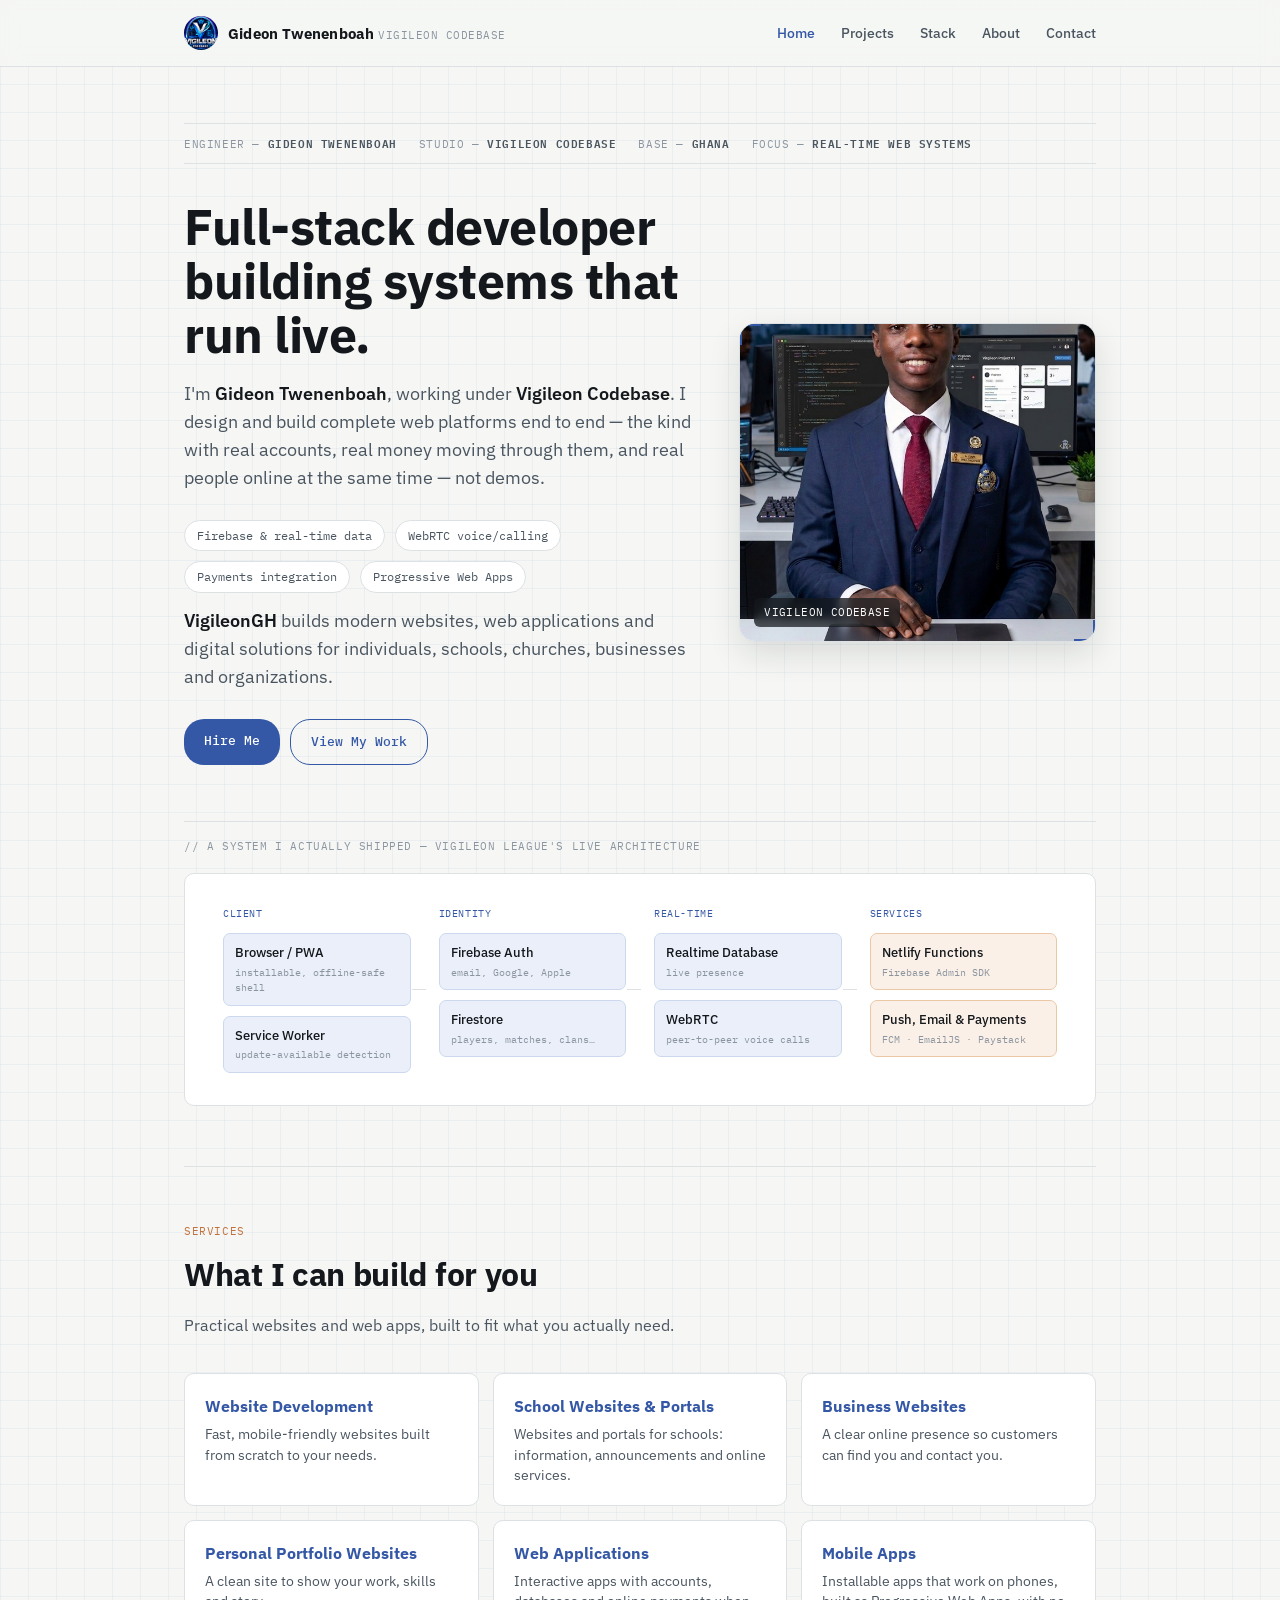
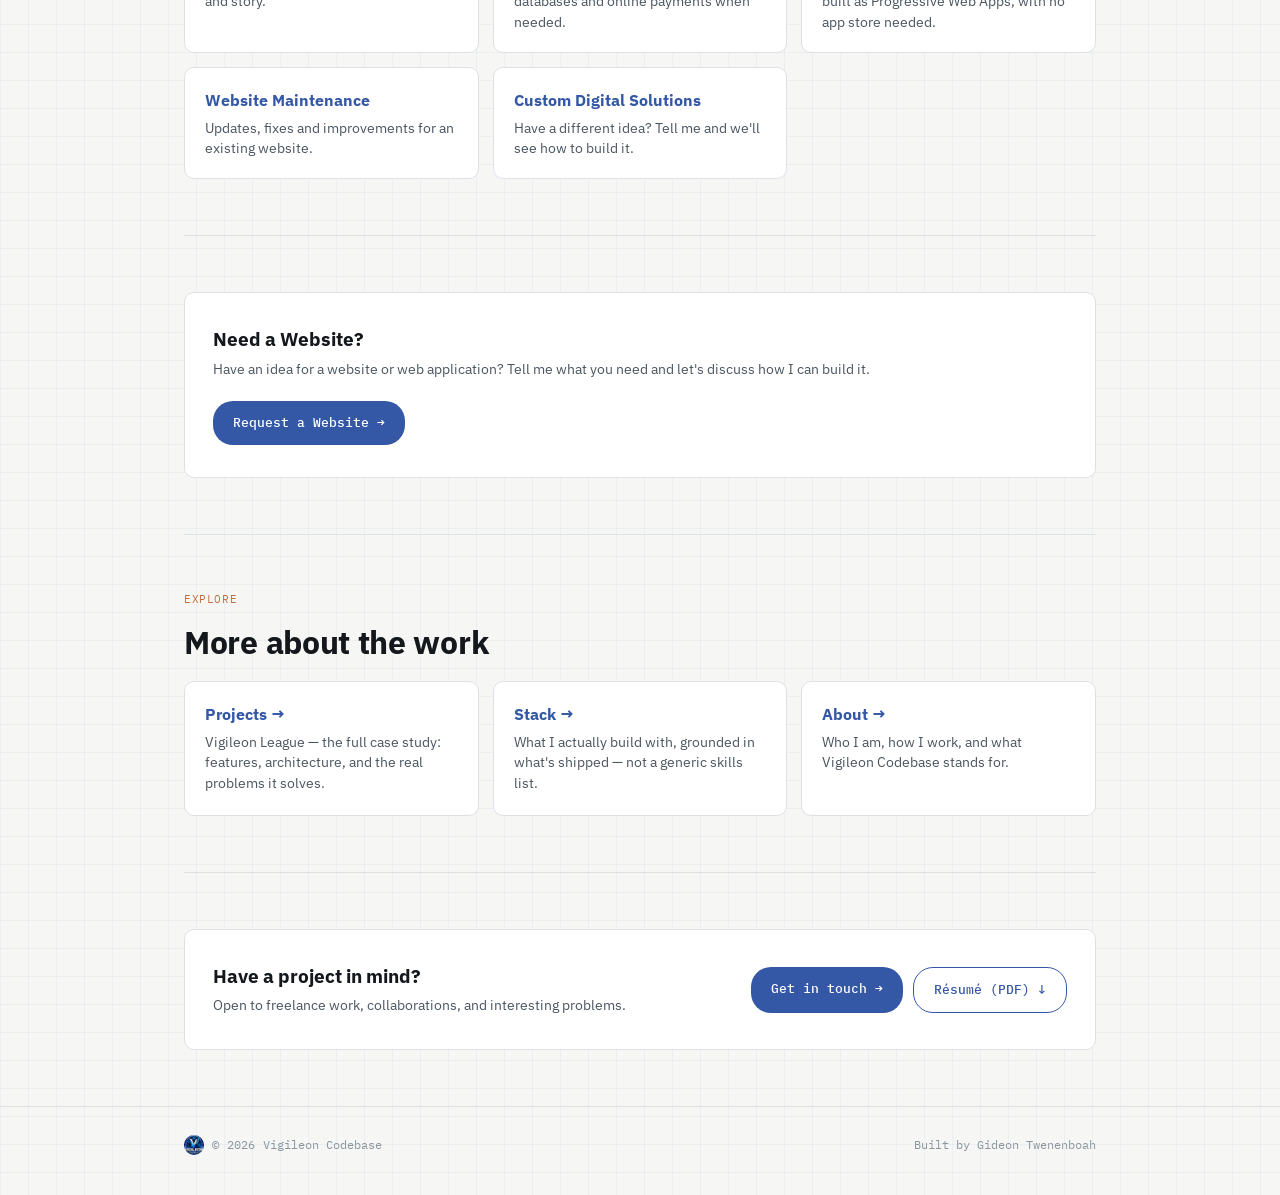
<file: index.html>
<!DOCTYPE html>
<html lang="en">
<head>
<meta charset="UTF-8">
<meta name="viewport" content="width=device-width, initial-scale=1.0">
<title>VigileonGH — Websites &amp; Web Apps by Gideon Twenenboah (Vigileon Codebase)</title>
<meta name="description" content="VigileonGH builds modern websites, web applications and digital solutions for individuals, schools, churches, businesses and organizations. By Gideon Twenenboah (Vigileon Codebase), Ghana.">

<meta property="og:type" content="website">
<meta property="og:title" content="VigileonGH — Websites &amp; Web Apps by Gideon Twenenboah (Vigileon Codebase)">
<meta property="og:description" content="VigileonGH builds modern websites, web applications and digital solutions for individuals, schools, churches, businesses and organizations. By Gideon Twenenboah (Vigileon Codebase), Ghana.">
<meta property="og:url" content="https://vigileongh.com/">
<meta property="og:image" content="https://vigileongh.com/og-image.png">
<meta property="og:image:width" content="1200">
<meta property="og:image:height" content="630">
<meta name="twitter:card" content="summary_large_image">
<meta name="twitter:title" content="VigileonGH — Websites &amp; Web Apps by Gideon Twenenboah (Vigileon Codebase)">
<meta name="twitter:description" content="VigileonGH builds modern websites, web applications and digital solutions for individuals, schools, churches, businesses and organizations. By Gideon Twenenboah (Vigileon Codebase), Ghana.">
<meta name="twitter:image" content="https://vigileongh.com/og-image.png">

<link rel="canonical" href="https://vigileongh.com/">
<link rel="icon" type="image/png" sizes="32x32" href="favicon-32.png">
<link rel="icon" type="image/png" sizes="192x192" href="favicon-192.png">
<link rel="apple-touch-icon" href="apple-touch-icon.png">
<link rel="preconnect" href="https://fonts.googleapis.com">
<link href="https://fonts.googleapis.com/css2?family=IBM+Plex+Sans:wght@400;500;600;700&family=IBM+Plex+Mono:wght@400;500;600&display=swap" rel="stylesheet">
<link rel="stylesheet" href="style.css">
</head>
<body>

<header>
  <div class="header-inner">
    <a class="brand" href="index.html">
      <img src="logo-header.png" alt="Vigileon Codebase" style="width:34px;height:34px;border-radius:50%;flex-shrink:0;">
      <div style="line-height:1.15;">
        <span class="brand-name">Gideon Twenenboah</span>
        <span class="brand-sub">Vigileon Codebase</span>
      </div>
    </a>
    <nav>
      <a class="navlink active" href="index.html">Home</a>
      <a class="navlink" href="projects.html">Projects</a>
      <a class="navlink" href="stack.html">Stack</a>
      <a class="navlink" href="about.html">About</a>
      <a class="navlink" href="contact.html">Contact</a>
    </nav>
  </div>
</header>

<div class="wrap">

  <section class="hero" style="border-top:none;padding-top:56px;">
    <div class="drawing-meta">
      <span>ENGINEER — <b>GIDEON TWENENBOAH</b></span>
      <span>STUDIO — <b>VIGILEON CODEBASE</b></span>
      <span>BASE — <b>GHANA</b></span>
      <span>FOCUS — <b>REAL-TIME WEB SYSTEMS</b></span>
    </div>
    <div class="hero-grid">
      <div>
        <h1>Full-stack developer building systems that run live.</h1>
        <p class="role-line">I'm <b>Gideon Twenenboah</b>, working under <b>Vigileon Codebase</b>. I design and build complete web platforms end to end — the kind with real accounts, real money moving through them, and real people online at the same time — not demos.</p>
        <div class="facts-row">
          <span class="fact-chip">Firebase &amp; real-time data</span>
          <span class="fact-chip">WebRTC voice/calling</span>
          <span class="fact-chip">Payments integration</span>
          <span class="fact-chip">Progressive Web Apps</span>
        </div>
        <p class="role-line" style="margin-top:14px;"><b>VigileonGH</b> builds modern websites, web applications and digital solutions for individuals, schools, churches, businesses and organizations.</p>
        <div class="hero-actions">
          <a class="cta-btn" href="#hire">Hire Me</a>
          <a class="cta-btn cta-outline" href="projects.html">View My Work</a>
        </div>
      </div>
      <div class="hero-photo-wrap">
        <div class="hero-photo-frame">
          <img src="portrait.jpg" alt="Gideon Twenenboah">
          <div class="hero-photo-corner tl"></div>
          <div class="hero-photo-corner br"></div>
          <div class="hero-photo-tag">VIGILEON CODEBASE</div>
        </div>
      </div>
    </div>
  </section>

  <section class="diagram-section reveal">
    <div class="diagram-label">// a system I actually shipped — Vigileon League's live architecture</div>
    <div class="diagram">
      <div class="diagram-flow">
        <div class="diagram-col">
          <div class="diagram-col-title">Client</div>
          <div class="diagram-node">Browser / PWA<small>installable, offline-safe shell</small></div>
          <div class="diagram-node">Service Worker<small>update-available detection</small></div>
        </div>
        <div class="diagram-col">
          <div class="diagram-col-title">Identity</div>
          <div class="diagram-node">Firebase Auth<small>email, Google, Apple</small></div>
          <div class="diagram-node">Firestore<small>players, matches, clans…</small></div>
        </div>
        <div class="diagram-col">
          <div class="diagram-col-title">Real-time</div>
          <div class="diagram-node">Realtime Database<small>live presence</small></div>
          <div class="diagram-node">WebRTC<small>peer-to-peer voice calls</small></div>
        </div>
        <div class="diagram-col">
          <div class="diagram-col-title">Services</div>
          <div class="diagram-node copper">Netlify Functions<small>Firebase Admin SDK</small></div>
          <div class="diagram-node copper">Push, Email &amp; Payments<small>FCM · EmailJS · Paystack</small></div>
        </div>
      </div>
    </div>
  </section>

  <!-- ============ SERVICES — edit titles/descriptions here ============ -->
  <section id="services" class="reveal">
    <div class="eyebrow">Services</div>
    <h2>What I can build for you</h2>
    <p class="section-intro">Practical websites and web apps, built to fit what you actually need.</p>
    <div class="svc-grid">
      <div class="svc-card"><h3>Website Development</h3><p>Fast, mobile-friendly websites built from scratch to your needs.</p></div>
      <div class="svc-card"><h3>School Websites &amp; Portals</h3><p>Websites and portals for schools: information, announcements and online services.</p></div>
      <div class="svc-card"><h3>Business Websites</h3><p>A clear online presence so customers can find you and contact you.</p></div>
      <div class="svc-card"><h3>Personal Portfolio Websites</h3><p>A clean site to show your work, skills and story.</p></div>
      <div class="svc-card"><h3>Web Applications</h3><p>Interactive apps with accounts, databases and online payments when needed.</p></div>
      <div class="svc-card"><h3>Mobile Apps</h3><p>Installable apps that work on phones, built as Progressive Web Apps, with no app store needed.</p></div>
      <div class="svc-card"><h3>Website Maintenance</h3><p>Updates, fixes and improvements for an existing website.</p></div>
      <div class="svc-card"><h3>Custom Digital Solutions</h3><p>Have a different idea? Tell me and we'll see how to build it.</p></div>
    </div>
  </section>

  <section id="hire" class="reveal">
    <div class="cta-band">
      <div>
        <h3>Need a Website?</h3>
        <p>Have an idea for a website or web application? Tell me what you need and let's discuss how I can build it.</p>
      </div>
      <a class="cta-btn" href="contact.html#contactForm">Request a Website →</a>
    </div>
  </section>

  <section class="reveal">
    <div class="eyebrow">Explore</div>
    <h2>More about the work</h2>
    <div class="quicklink-grid">
      <a class="quicklink-card" href="projects.html">
        <div class="quicklink-title">Projects →</div>
        <p>Vigileon League — the full case study: features, architecture, and the real problems it solves.</p>
      </a>
      <a class="quicklink-card" href="stack.html">
        <div class="quicklink-title">Stack →</div>
        <p>What I actually build with, grounded in what's shipped — not a generic skills list.</p>
      </a>
      <a class="quicklink-card" href="about.html">
        <div class="quicklink-title">About →</div>
        <p>Who I am, how I work, and what Vigileon Codebase stands for.</p>
      </a>
    </div>
  </section>

  <section class="reveal">
    <div class="cta-band">
      <div>
        <h3>Have a project in mind?</h3>
        <p>Open to freelance work, collaborations, and interesting problems.</p>
      </div>
      <div style="display:flex;gap:10px;flex-wrap:wrap;">
        <a class="cta-btn" href="contact.html">Get in touch →</a>
        <a class="cta-btn" href="resume.pdf" download style="background:transparent;color:var(--blue);border:1px solid var(--blue);">Résumé (PDF) ↓</a>
      </div>
    </div>
  </section>

</div>

<footer>
  <div class="wrap" style="display:flex;justify-content:space-between;align-items:center;width:100%;flex-wrap:wrap;gap:8px;">
    <span style="display:flex;align-items:center;gap:8px;">
      <img src="logo-header.png" alt="" style="width:20px;height:20px;border-radius:50%;">
      © <span id="year"></span> Vigileon Codebase
    </span>
    <span>Built by Gideon Twenenboah</span>
  </div>
</footer>

<script src="main.js"></script>
</body>
</html>
</file>
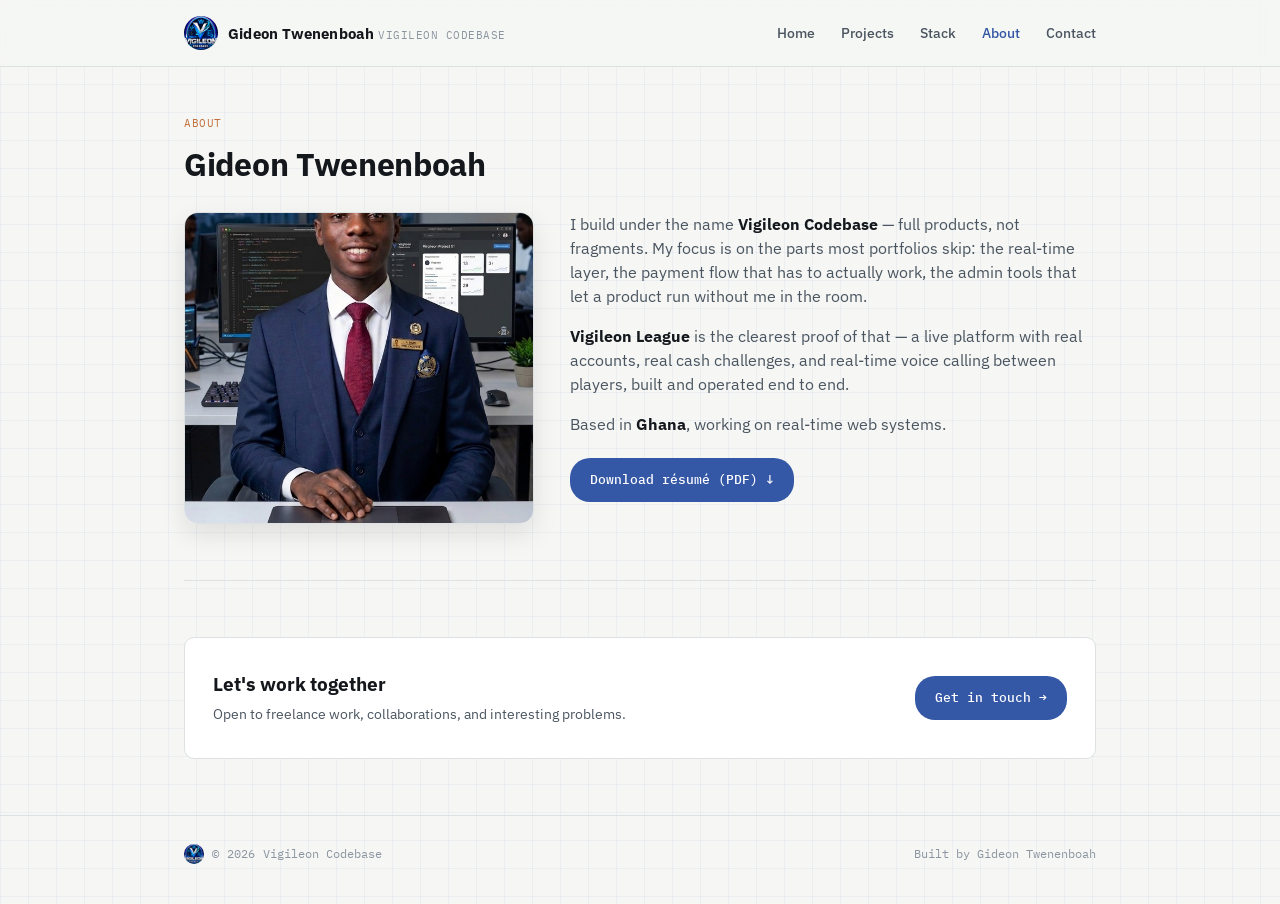
<file: about.html>
<!DOCTYPE html>
<html lang="en">
<head>
<meta charset="UTF-8">
<meta name="viewport" content="width=device-width, initial-scale=1.0">
<title>About — Gideon Twenenboah / Vigileon Codebase</title>
<meta name="description" content="About Gideon Twenenboah, working under Vigileon Codebase — full-stack developer building real-time web platforms.">

<meta property="og:type" content="website">
<meta property="og:title" content="About — Gideon Twenenboah / Vigileon Codebase">
<meta property="og:description" content="About Gideon Twenenboah, working under Vigileon Codebase — full-stack developer building real-time web platforms.">
<meta property="og:url" content="https://vigileongh.com/about.html">
<meta property="og:image" content="https://vigileongh.com/og-image.png">
<meta property="og:image:width" content="1200">
<meta property="og:image:height" content="630">
<meta name="twitter:card" content="summary_large_image">
<meta name="twitter:title" content="About — Gideon Twenenboah / Vigileon Codebase">
<meta name="twitter:description" content="About Gideon Twenenboah, working under Vigileon Codebase — full-stack developer building real-time web platforms.">
<meta name="twitter:image" content="https://vigileongh.com/og-image.png">

<link rel="canonical" href="https://vigileongh.com/about.html">
<link rel="icon" type="image/png" sizes="32x32" href="favicon-32.png">
<link rel="icon" type="image/png" sizes="192x192" href="favicon-192.png">
<link rel="apple-touch-icon" href="apple-touch-icon.png">
<link rel="preconnect" href="https://fonts.googleapis.com">
<link href="https://fonts.googleapis.com/css2?family=IBM+Plex+Sans:wght@400;500;600;700&family=IBM+Plex+Mono:wght@400;500;600&display=swap" rel="stylesheet">
<link rel="stylesheet" href="style.css">
</head>
<body>

<header>
  <div class="header-inner">
    <a class="brand" href="index.html">
      <img src="logo-header.png" alt="Vigileon Codebase" style="width:34px;height:34px;border-radius:50%;flex-shrink:0;">
      <div style="line-height:1.15;">
        <span class="brand-name">Gideon Twenenboah</span>
        <span class="brand-sub">Vigileon Codebase</span>
      </div>
    </a>
    <nav>
      <a class="navlink" href="index.html">Home</a>
      <a class="navlink" href="projects.html">Projects</a>
      <a class="navlink" href="stack.html">Stack</a>
      <a class="navlink active" href="about.html">About</a>
      <a class="navlink" href="contact.html">Contact</a>
    </nav>
  </div>
</header>

<div class="wrap">

  <section class="page-header reveal" style="border-top:none;">
    <div class="eyebrow">About</div>
    <h2>Gideon Twenenboah</h2>
  </section>

  <section class="reveal" style="border-top:none;padding-top:0;">
    <div class="about-grid">
      <div class="about-photo">
        <img src="portrait.jpg" alt="Gideon Twenenboah">
      </div>
      <div class="about-text">
        <p>I build under the name <b>Vigileon Codebase</b> — full products, not fragments. My focus is on the parts most portfolios skip: the real-time layer, the payment flow that has to actually work, the admin tools that let a product run without me in the room.</p>
        <p><b>Vigileon League</b> is the clearest proof of that — a live platform with real accounts, real cash challenges, and real-time voice calling between players, built and operated end to end.</p>
        <p>Based in <b>Ghana</b>, working on real-time web systems.</p>
        <a href="resume.pdf" download class="cta-btn" style="display:inline-block;text-decoration:none;margin-top:6px;">Download résumé (PDF) ↓</a>
      </div>
    </div>
  </section>

  <section class="reveal">
    <div class="cta-band">
      <div>
        <h3>Let's work together</h3>
        <p>Open to freelance work, collaborations, and interesting problems.</p>
      </div>
      <a class="cta-btn" href="contact.html">Get in touch →</a>
    </div>
  </section>

</div>

<footer>
  <div class="wrap" style="display:flex;justify-content:space-between;align-items:center;width:100%;flex-wrap:wrap;gap:8px;">
    <span style="display:flex;align-items:center;gap:8px;">
      <img src="logo-header.png" alt="" style="width:20px;height:20px;border-radius:50%;">
      © <span id="year"></span> Vigileon Codebase
    </span>
    <span>Built by Gideon Twenenboah</span>
  </div>
</footer>

<script src="main.js"></script>
</body>
</html>
</file>
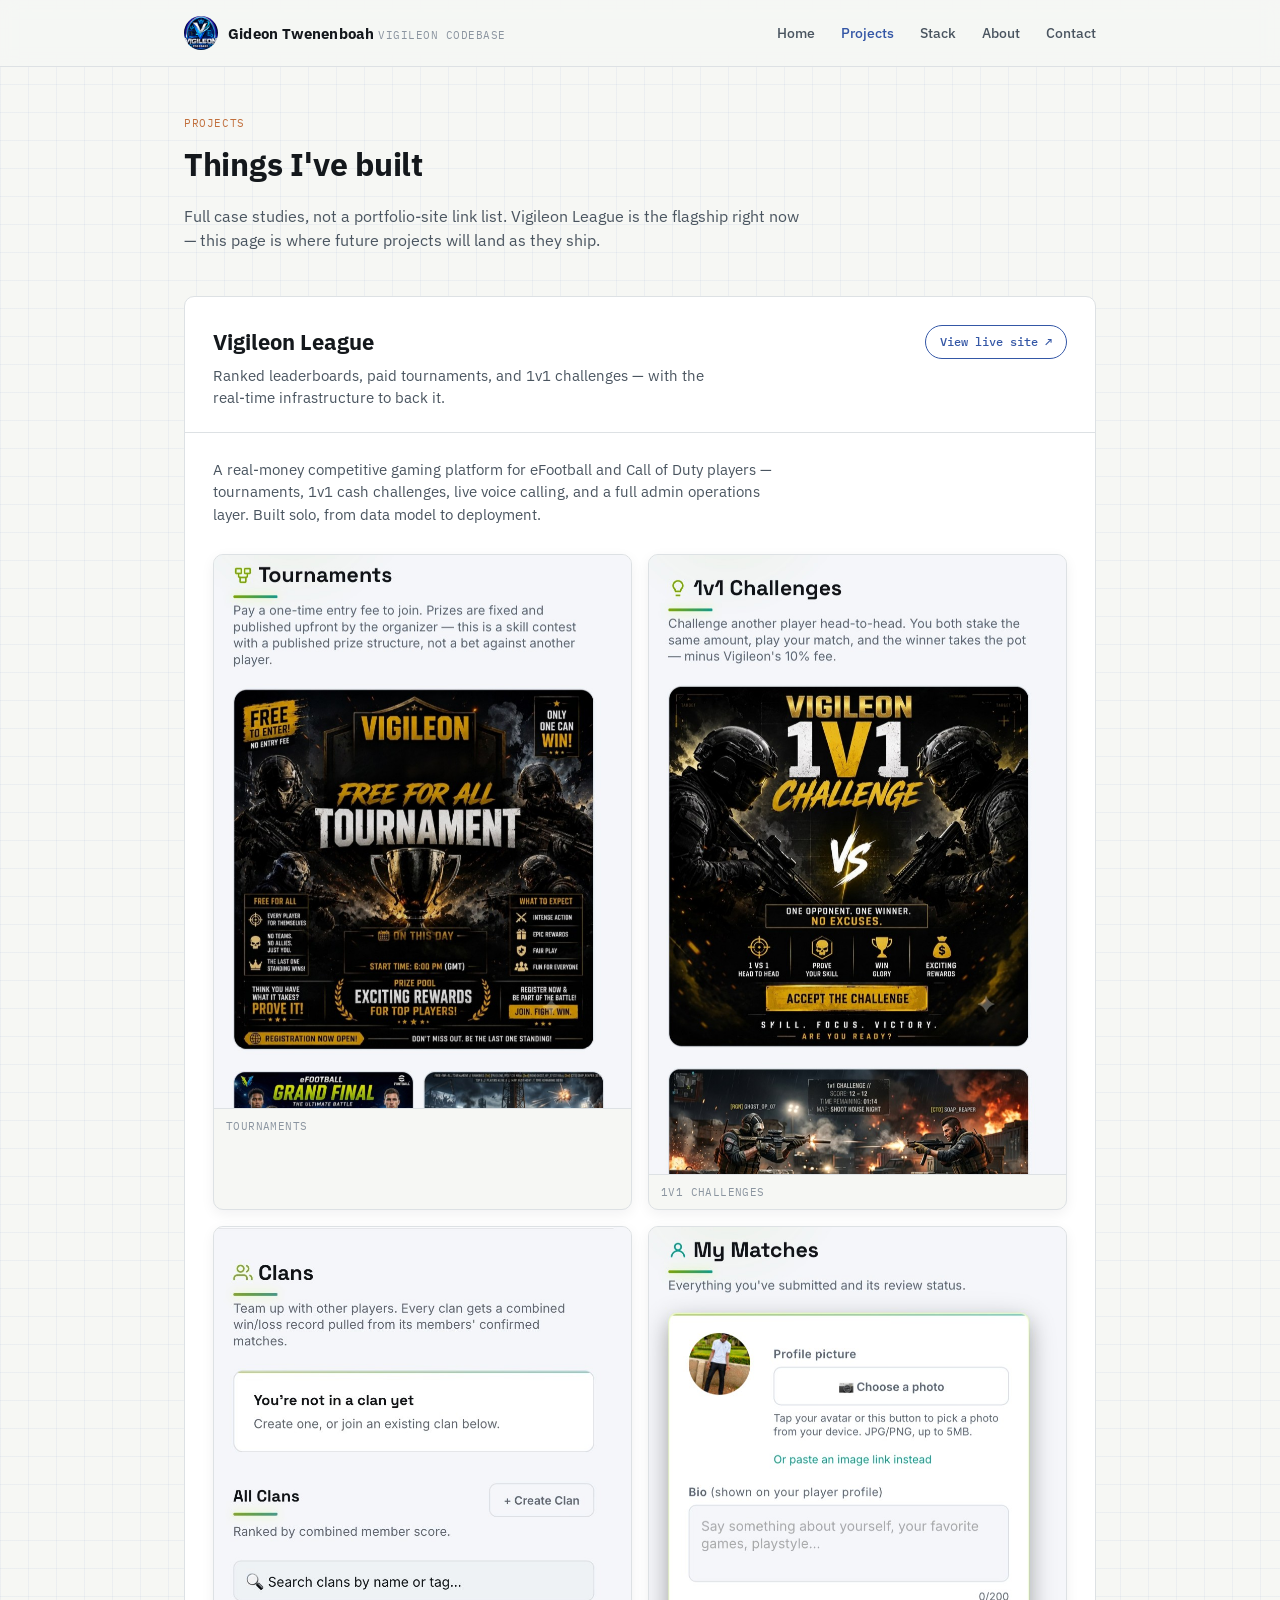
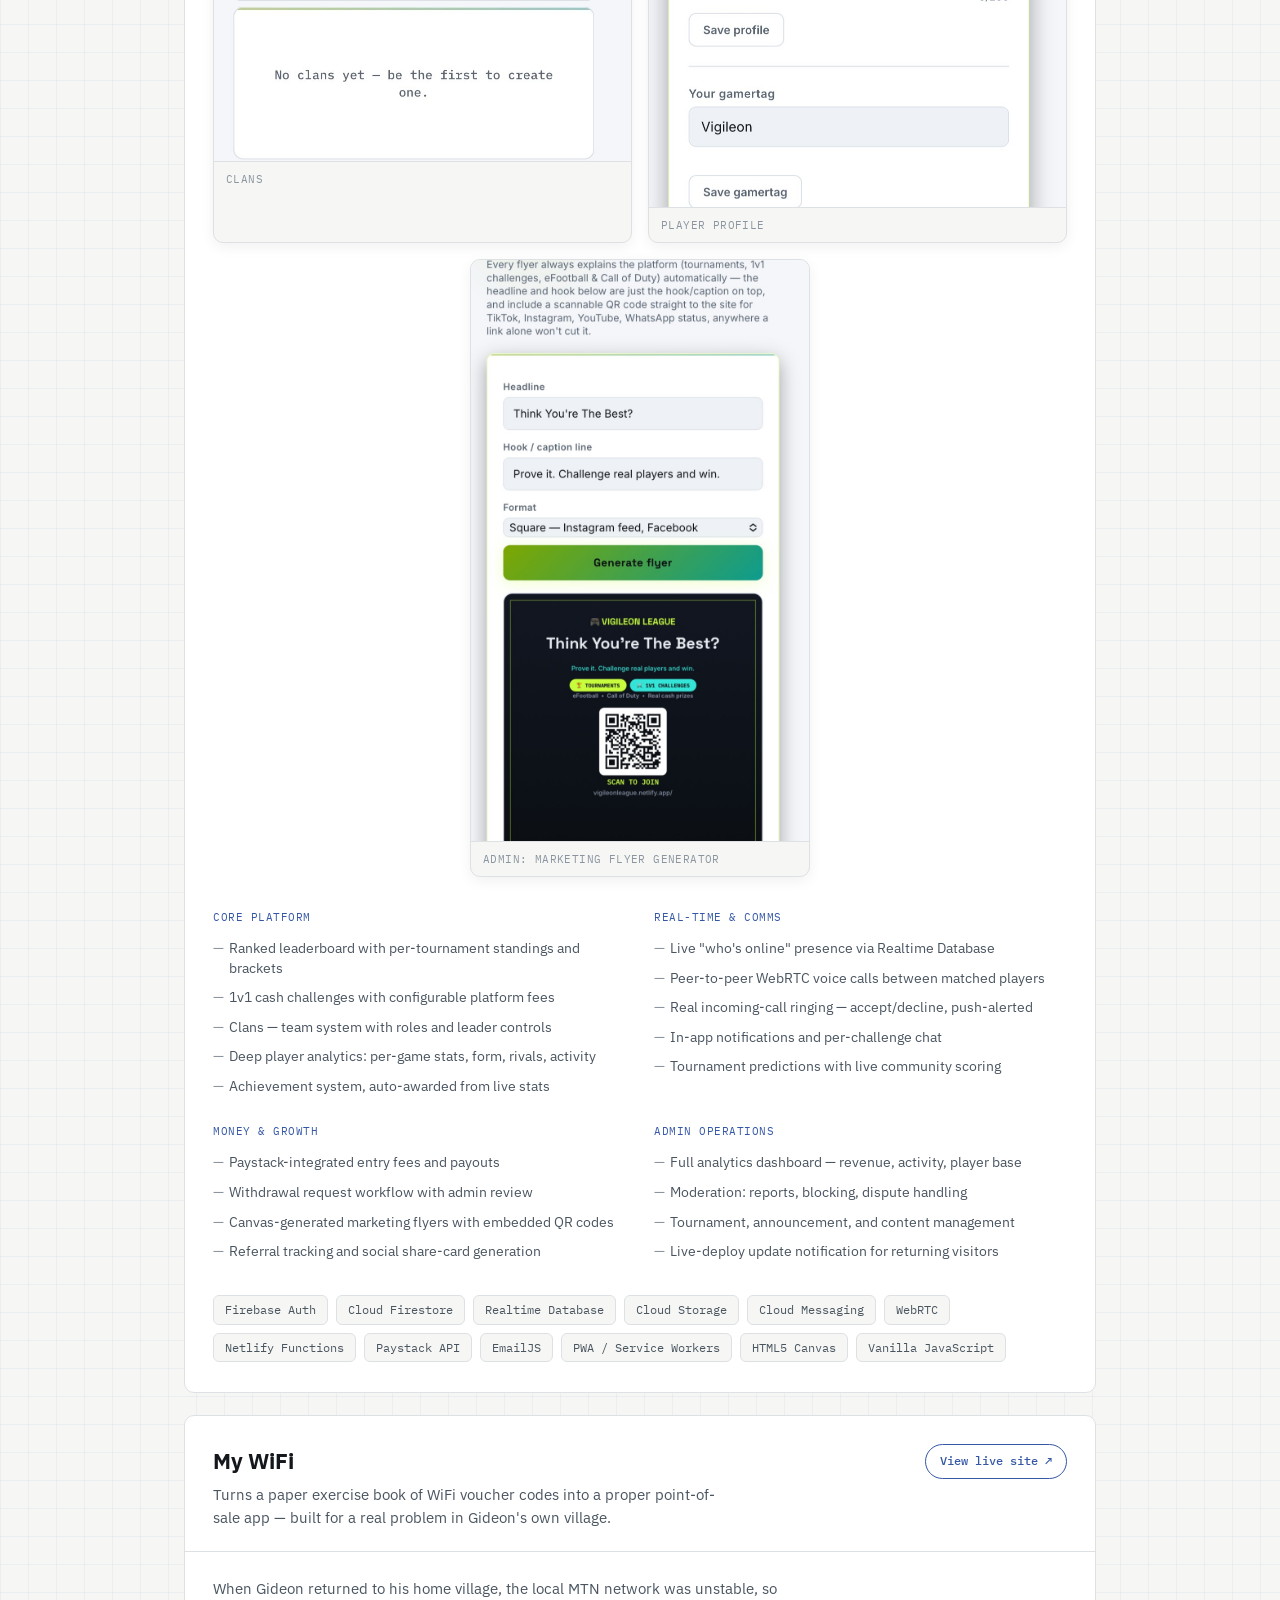
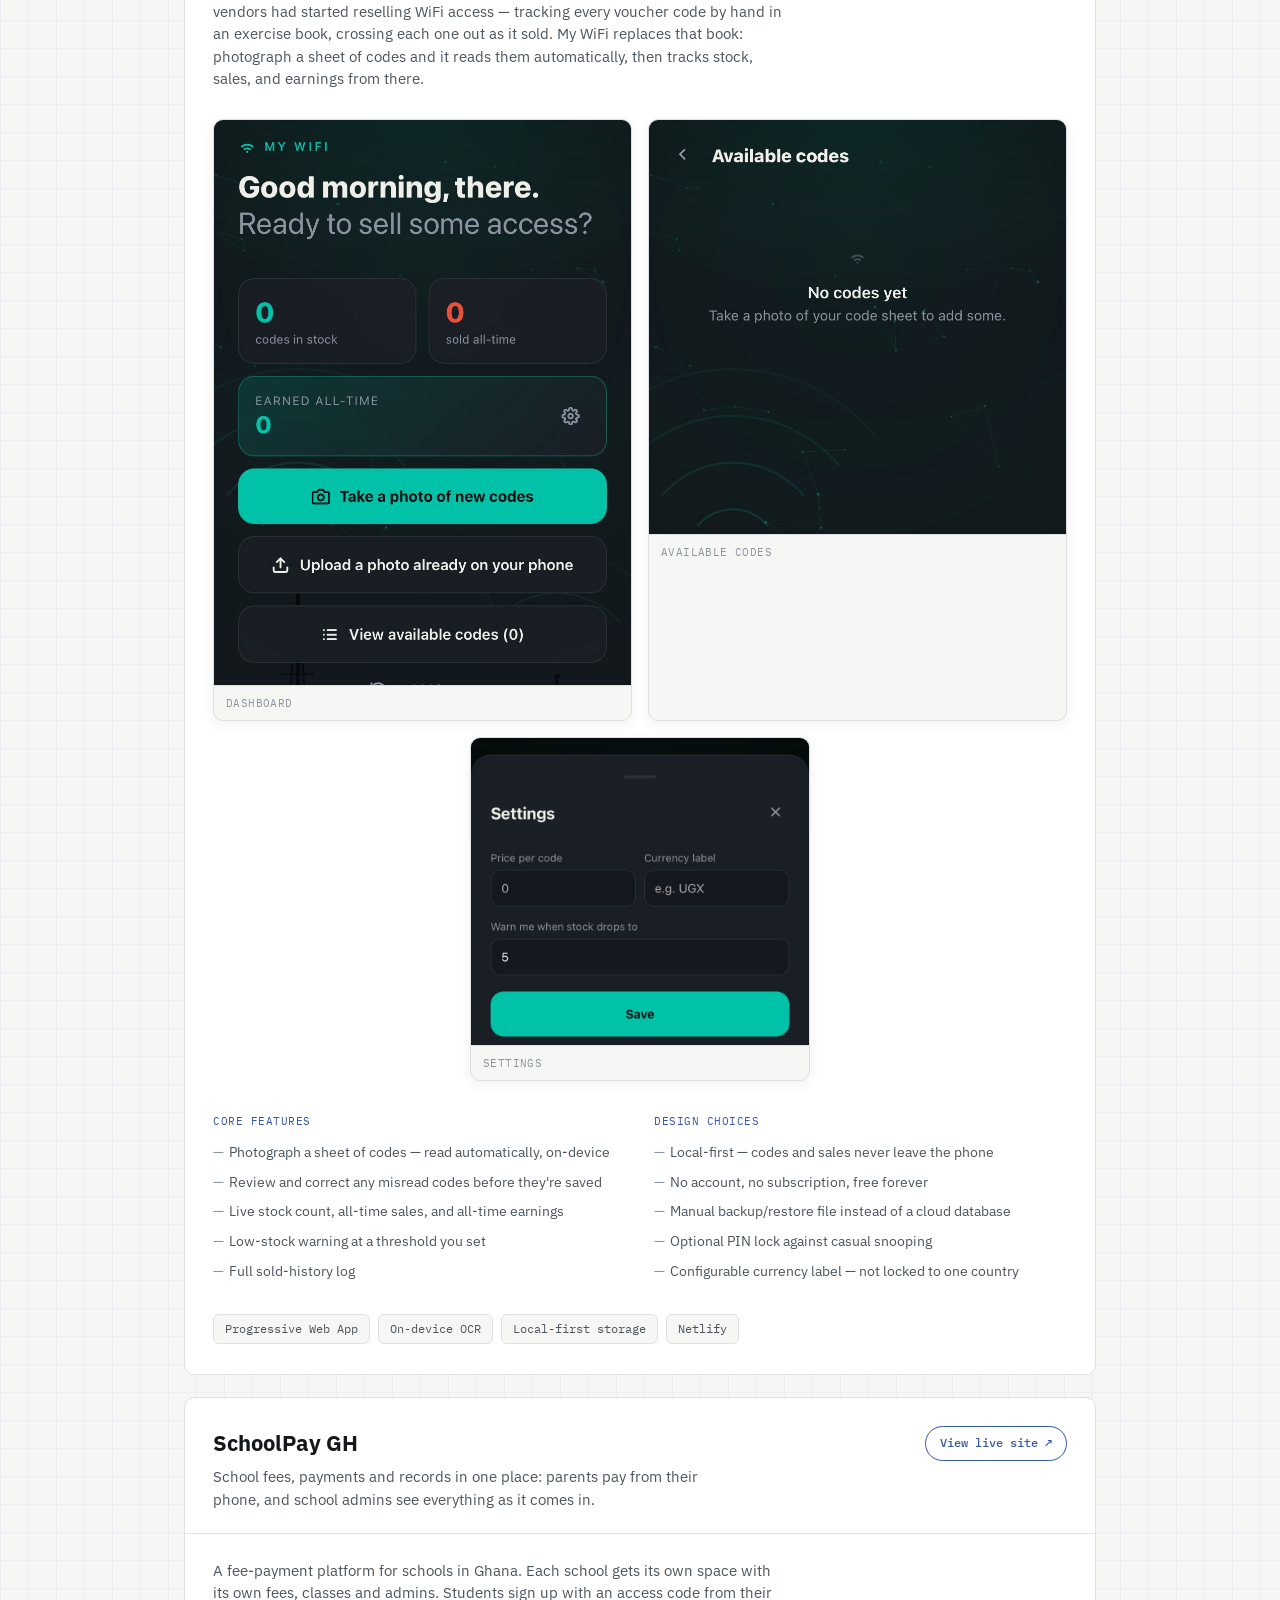
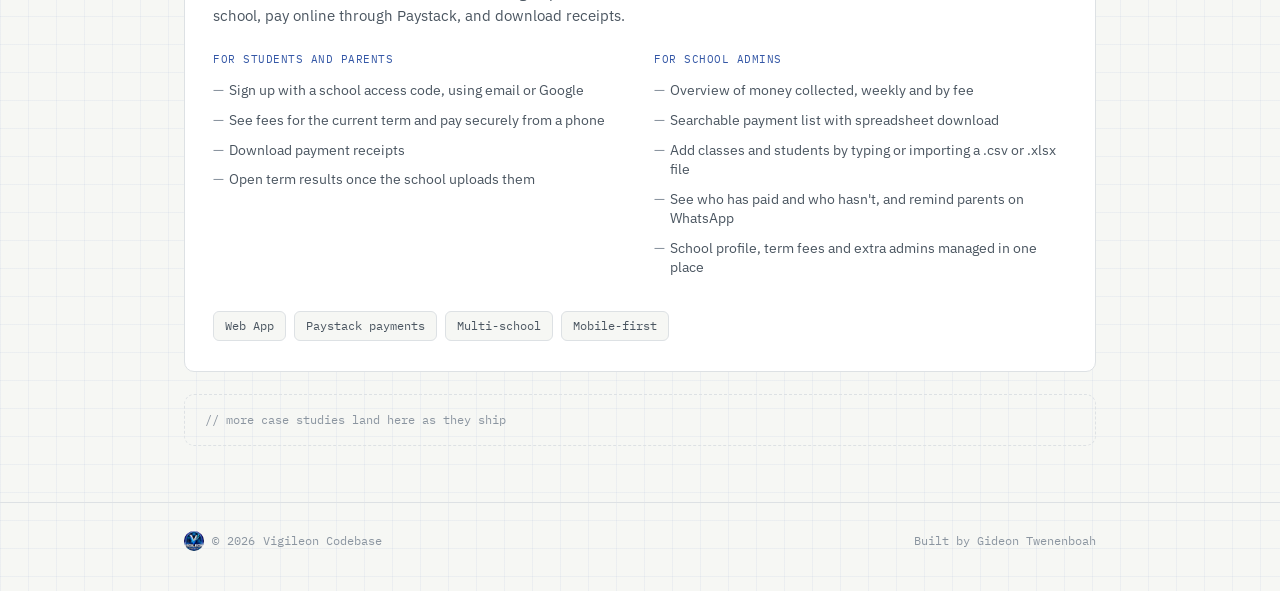
<file: projects.html>
<!DOCTYPE html>
<html lang="en">
<head>
<meta charset="UTF-8">
<meta name="viewport" content="width=device-width, initial-scale=1.0">
<title>Projects — Gideon Twenenboah / Vigileon Codebase</title>
<meta name="description" content="Case studies from Gideon Twenenboah (Vigileon Codebase), including Vigileon League — a real-money competitive gaming platform.">

<meta property="og:type" content="website">
<meta property="og:title" content="Projects — Gideon Twenenboah / Vigileon Codebase">
<meta property="og:description" content="Case studies from Gideon Twenenboah (Vigileon Codebase), including Vigileon League — a real-money competitive gaming platform.">
<meta property="og:url" content="https://vigileongh.com/projects.html">
<meta property="og:image" content="https://vigileongh.com/og-image.png">
<meta property="og:image:width" content="1200">
<meta property="og:image:height" content="630">
<meta name="twitter:card" content="summary_large_image">
<meta name="twitter:title" content="Projects — Gideon Twenenboah / Vigileon Codebase">
<meta name="twitter:description" content="Case studies from Gideon Twenenboah (Vigileon Codebase), including Vigileon League — a real-money competitive gaming platform.">
<meta name="twitter:image" content="https://vigileongh.com/og-image.png">

<link rel="canonical" href="https://vigileongh.com/projects.html">
<link rel="icon" type="image/png" sizes="32x32" href="favicon-32.png">
<link rel="icon" type="image/png" sizes="192x192" href="favicon-192.png">
<link rel="apple-touch-icon" href="apple-touch-icon.png">
<link rel="preconnect" href="https://fonts.googleapis.com">
<link href="https://fonts.googleapis.com/css2?family=IBM+Plex+Sans:wght@400;500;600;700&family=IBM+Plex+Mono:wght@400;500;600&display=swap" rel="stylesheet">
<link rel="stylesheet" href="style.css">
</head>
<body>

<header>
  <div class="header-inner">
    <a class="brand" href="index.html">
      <img src="logo-header.png" alt="Vigileon Codebase" style="width:34px;height:34px;border-radius:50%;flex-shrink:0;">
      <div style="line-height:1.15;">
        <span class="brand-name">Gideon Twenenboah</span>
        <span class="brand-sub">Vigileon Codebase</span>
      </div>
    </a>
    <nav>
      <a class="navlink" href="index.html">Home</a>
      <a class="navlink active" href="projects.html">Projects</a>
      <a class="navlink" href="stack.html">Stack</a>
      <a class="navlink" href="about.html">About</a>
      <a class="navlink" href="contact.html">Contact</a>
    </nav>
  </div>
</header>

<div class="wrap">

  <section class="page-header reveal" style="border-top:none;">
    <div class="eyebrow">Projects</div>
    <h2>Things I've built</h2>
    <p class="section-intro">Full case studies, not a portfolio-site link list. Vigileon League is the flagship right now — this page is where future projects will land as they ship.</p>
  </section>

  <section class="reveal" style="border-top:none;padding-top:0;">

    <div class="case-card">
      <div class="case-head">
        <div class="case-title-row">
          <div>
            <div class="case-title">Vigileon League</div>
            <p class="case-tagline">Ranked leaderboards, paid tournaments, and 1v1 challenges — with the real-time infrastructure to back it.</p>
          </div>
          <a class="case-link" href="https://vigileonleague.netlify.app" target="_blank" rel="noopener">View live site ↗</a>
        </div>
      </div>
      <div class="case-body">
        <p style="color:var(--ink-soft);font-size:14.5px;margin:0 0 24px;max-width:64ch;">A real-money competitive gaming platform for eFootball and Call of Duty players — tournaments, 1v1 cash challenges, live voice calling, and a full admin operations layer. Built solo, from data model to deployment.</p>

        <div class="screenshot-grid">
          <div class="screenshot-item">
            <img src="shot_tournaments.jpg" alt="Vigileon League tournaments page">
            <div class="screenshot-caption">Tournaments</div>
          </div>
          <div class="screenshot-item">
            <img src="shot_challenges.jpg" alt="Vigileon League 1v1 challenges page">
            <div class="screenshot-caption">1v1 Challenges</div>
          </div>
          <div class="screenshot-item">
            <img src="shot_clans.jpg" alt="Vigileon League clans page">
            <div class="screenshot-caption">Clans</div>
          </div>
          <div class="screenshot-item">
            <img src="shot_profile.jpg" alt="Vigileon League player profile and match history">
            <div class="screenshot-caption">Player profile</div>
          </div>
          <div class="screenshot-item" style="grid-column:1 / -1;max-width:340px;margin:0 auto;">
            <img src="shot_flyer.jpg" alt="Vigileon League admin flyer generator with QR code">
            <div class="screenshot-caption">Admin: marketing flyer generator</div>
          </div>
        </div>

        <div class="feature-groups">
          <div class="feature-group">
            <div class="feature-group-title">Core platform</div>
            <ul>
              <li>Ranked leaderboard with per-tournament standings and brackets</li>
              <li>1v1 cash challenges with configurable platform fees</li>
              <li>Clans — team system with roles and leader controls</li>
              <li>Deep player analytics: per-game stats, form, rivals, activity</li>
              <li>Achievement system, auto-awarded from live stats</li>
            </ul>
          </div>
          <div class="feature-group">
            <div class="feature-group-title">Real-time &amp; comms</div>
            <ul>
              <li>Live "who's online" presence via Realtime Database</li>
              <li>Peer-to-peer WebRTC voice calls between matched players</li>
              <li>Real incoming-call ringing — accept/decline, push-alerted</li>
              <li>In-app notifications and per-challenge chat</li>
              <li>Tournament predictions with live community scoring</li>
            </ul>
          </div>
          <div class="feature-group">
            <div class="feature-group-title">Money &amp; growth</div>
            <ul>
              <li>Paystack-integrated entry fees and payouts</li>
              <li>Withdrawal request workflow with admin review</li>
              <li>Canvas-generated marketing flyers with embedded QR codes</li>
              <li>Referral tracking and social share-card generation</li>
            </ul>
          </div>
          <div class="feature-group">
            <div class="feature-group-title">Admin operations</div>
            <ul>
              <li>Full analytics dashboard — revenue, activity, player base</li>
              <li>Moderation: reports, blocking, dispute handling</li>
              <li>Tournament, announcement, and content management</li>
              <li>Live-deploy update notification for returning visitors</li>
            </ul>
          </div>
        </div>
        <div class="stack-chips">
          <span class="stack-chip">Firebase Auth</span>
          <span class="stack-chip">Cloud Firestore</span>
          <span class="stack-chip">Realtime Database</span>
          <span class="stack-chip">Cloud Storage</span>
          <span class="stack-chip">Cloud Messaging</span>
          <span class="stack-chip">WebRTC</span>
          <span class="stack-chip">Netlify Functions</span>
          <span class="stack-chip">Paystack API</span>
          <span class="stack-chip">EmailJS</span>
          <span class="stack-chip">PWA / Service Workers</span>
          <span class="stack-chip">HTML5 Canvas</span>
          <span class="stack-chip">Vanilla JavaScript</span>
        </div>
      </div>
    </div>

    <div class="case-card">
      <div class="case-head">
        <div class="case-title-row">
          <div>
            <div class="case-title">My WiFi</div>
            <p class="case-tagline">Turns a paper exercise book of WiFi voucher codes into a proper point-of-sale app — built for a real problem in Gideon's own village.</p>
          </div>
          <a class="case-link" href="https://campwifi.netlify.app" target="_blank" rel="noopener">View live site ↗</a>
        </div>
      </div>
      <div class="case-body">
        <p style="color:var(--ink-soft);font-size:14.5px;margin:0 0 24px;max-width:64ch;">When Gideon returned to his home village, the local MTN network was unstable, so vendors had started reselling WiFi access — tracking every voucher code by hand in an exercise book, crossing each one out as it sold. My WiFi replaces that book: photograph a sheet of codes and it reads them automatically, then tracks stock, sales, and earnings from there.</p>

        <div class="screenshot-grid">
          <div class="screenshot-item">
            <img src="mywifi-home.jpg" alt="My WiFi home dashboard showing stock, sales, and earnings">
            <div class="screenshot-caption">Dashboard</div>
          </div>
          <div class="screenshot-item">
            <img src="mywifi-codes.jpg" alt="My WiFi available codes empty state">
            <div class="screenshot-caption">Available codes</div>
          </div>
          <div class="screenshot-item" style="grid-column:1 / -1;max-width:340px;margin:0 auto;">
            <img src="mywifi-settings.jpg" alt="My WiFi settings — price per code, currency, low-stock warning">
            <div class="screenshot-caption">Settings</div>
          </div>
        </div>

        <div class="feature-groups">
          <div class="feature-group">
            <div class="feature-group-title">Core features</div>
            <ul>
              <li>Photograph a sheet of codes — read automatically, on-device</li>
              <li>Review and correct any misread codes before they're saved</li>
              <li>Live stock count, all-time sales, and all-time earnings</li>
              <li>Low-stock warning at a threshold you set</li>
              <li>Full sold-history log</li>
            </ul>
          </div>
          <div class="feature-group">
            <div class="feature-group-title">Design choices</div>
            <ul>
              <li>Local-first — codes and sales never leave the phone</li>
              <li>No account, no subscription, free forever</li>
              <li>Manual backup/restore file instead of a cloud database</li>
              <li>Optional PIN lock against casual snooping</li>
              <li>Configurable currency label — not locked to one country</li>
            </ul>
          </div>
        </div>
        <div class="stack-chips">
          <span class="stack-chip">Progressive Web App</span>
          <span class="stack-chip">On-device OCR</span>
          <span class="stack-chip">Local-first storage</span>
          <span class="stack-chip">Netlify</span>
        </div>
      </div>
    </div>

    <div class="case-card">
      <div class="case-head">
        <div class="case-title-row">
          <div>
            <div class="case-title">SchoolPay GH</div>
            <p class="case-tagline">School fees, payments and records in one place: parents pay from their phone, and school admins see everything as it comes in.</p>
          </div>
          <a class="case-link" href="https://pay.vigileongh.com" target="_blank" rel="noopener">View live site ↗</a>
        </div>
      </div>
      <div class="case-body">
        <p style="color:var(--ink-soft);font-size:14.5px;margin:0 0 24px;max-width:64ch;">A fee-payment platform for schools in Ghana. Each school gets its own space with its own fees, classes and admins. Students sign up with an access code from their school, pay online through Paystack, and download receipts.</p>

        <div class="feature-groups">
          <div class="feature-group">
            <div class="feature-group-title">For students and parents</div>
            <ul>
              <li>Sign up with a school access code, using email or Google</li>
              <li>See fees for the current term and pay securely from a phone</li>
              <li>Download payment receipts</li>
              <li>Open term results once the school uploads them</li>
            </ul>
          </div>
          <div class="feature-group">
            <div class="feature-group-title">For school admins</div>
            <ul>
              <li>Overview of money collected, weekly and by fee</li>
              <li>Searchable payment list with spreadsheet download</li>
              <li>Add classes and students by typing or importing a .csv or .xlsx file</li>
              <li>See who has paid and who hasn't, and remind parents on WhatsApp</li>
              <li>School profile, term fees and extra admins managed in one place</li>
            </ul>
          </div>
        </div>
        <div class="stack-chips">
          <span class="stack-chip">Web App</span>
          <span class="stack-chip">Paystack payments</span>
          <span class="stack-chip">Multi-school</span>
          <span class="stack-chip">Mobile-first</span>
        </div>
      </div>
    </div>

    <div class="more-projects-note">// more case studies land here as they ship</div>

  </section>

</div>

<footer>
  <div class="wrap" style="display:flex;justify-content:space-between;align-items:center;width:100%;flex-wrap:wrap;gap:8px;">
    <span style="display:flex;align-items:center;gap:8px;">
      <img src="logo-header.png" alt="" style="width:20px;height:20px;border-radius:50%;">
      © <span id="year"></span> Vigileon Codebase
    </span>
    <span>Built by Gideon Twenenboah</span>
  </div>
</footer>

<script src="main.js"></script>
</body>
</html>
</file>
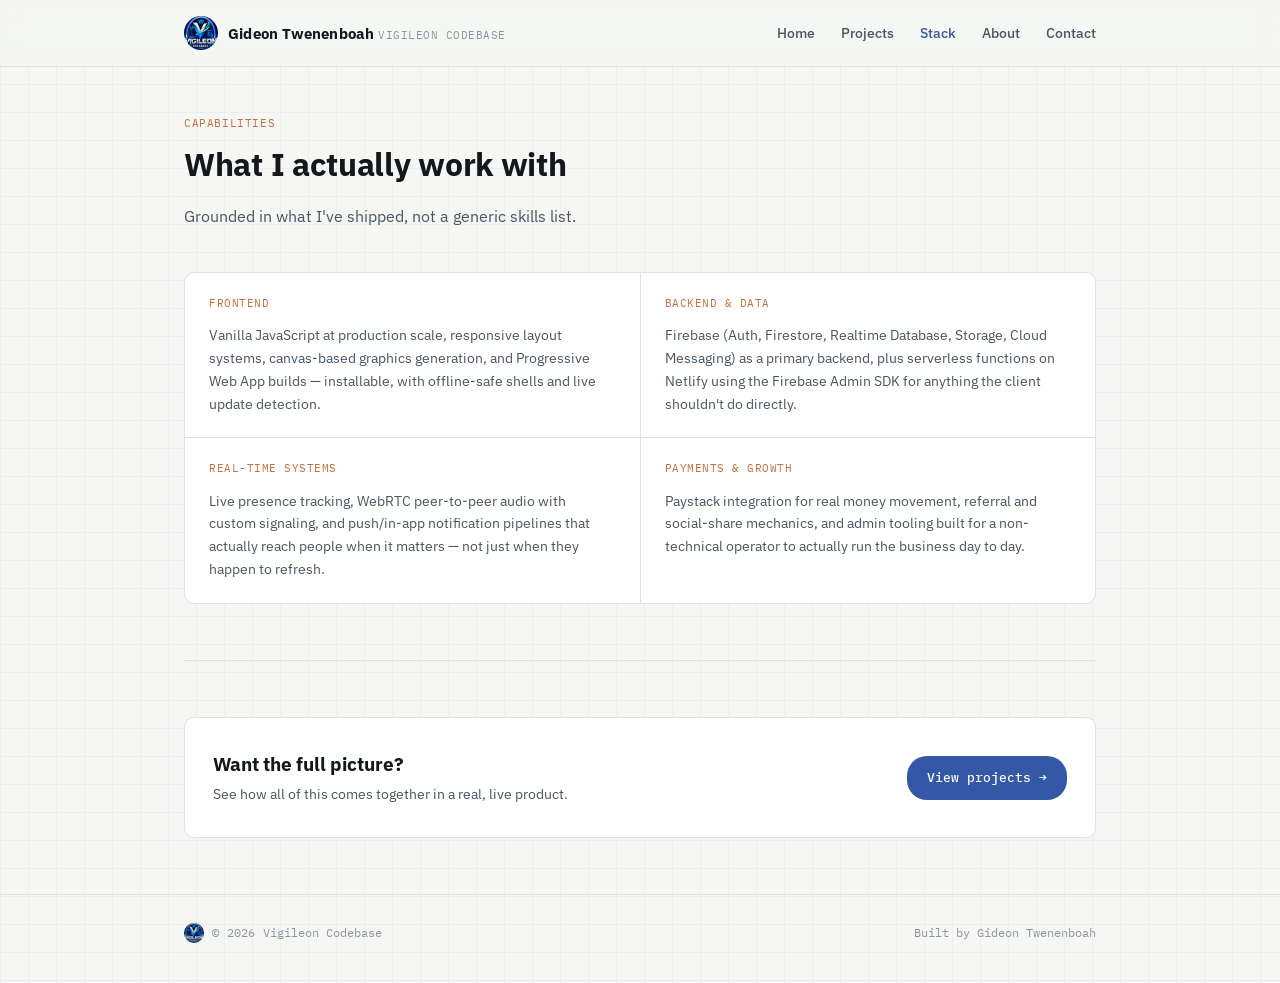
<file: stack.html>
<!DOCTYPE html>
<html lang="en">
<head>
<meta charset="UTF-8">
<meta name="viewport" content="width=device-width, initial-scale=1.0">
<title>Stack — Gideon Twenenboah / Vigileon Codebase</title>
<meta name="description" content="What Gideon Twenenboah (Vigileon Codebase) actually builds with — frontend, backend, real-time systems, and payments.">

<meta property="og:type" content="website">
<meta property="og:title" content="Stack — Gideon Twenenboah / Vigileon Codebase">
<meta property="og:description" content="What Gideon Twenenboah (Vigileon Codebase) actually builds with — frontend, backend, real-time systems, and payments.">
<meta property="og:url" content="https://vigileongh.com/stack.html">
<meta property="og:image" content="https://vigileongh.com/og-image.png">
<meta property="og:image:width" content="1200">
<meta property="og:image:height" content="630">
<meta name="twitter:card" content="summary_large_image">
<meta name="twitter:title" content="Stack — Gideon Twenenboah / Vigileon Codebase">
<meta name="twitter:description" content="What Gideon Twenenboah (Vigileon Codebase) actually builds with — frontend, backend, real-time systems, and payments.">
<meta name="twitter:image" content="https://vigileongh.com/og-image.png">

<link rel="canonical" href="https://vigileongh.com/stack.html">
<link rel="icon" type="image/png" sizes="32x32" href="favicon-32.png">
<link rel="icon" type="image/png" sizes="192x192" href="favicon-192.png">
<link rel="apple-touch-icon" href="apple-touch-icon.png">
<link rel="preconnect" href="https://fonts.googleapis.com">
<link href="https://fonts.googleapis.com/css2?family=IBM+Plex+Sans:wght@400;500;600;700&family=IBM+Plex+Mono:wght@400;500;600&display=swap" rel="stylesheet">
<link rel="stylesheet" href="style.css">
</head>
<body>

<header>
  <div class="header-inner">
    <a class="brand" href="index.html">
      <img src="logo-header.png" alt="Vigileon Codebase" style="width:34px;height:34px;border-radius:50%;flex-shrink:0;">
      <div style="line-height:1.15;">
        <span class="brand-name">Gideon Twenenboah</span>
        <span class="brand-sub">Vigileon Codebase</span>
      </div>
    </a>
    <nav>
      <a class="navlink" href="index.html">Home</a>
      <a class="navlink" href="projects.html">Projects</a>
      <a class="navlink active" href="stack.html">Stack</a>
      <a class="navlink" href="about.html">About</a>
      <a class="navlink" href="contact.html">Contact</a>
    </nav>
  </div>
</header>

<div class="wrap">

  <section class="page-header reveal" style="border-top:none;">
    <div class="eyebrow">Capabilities</div>
    <h2>What I actually work with</h2>
    <p class="section-intro">Grounded in what I've shipped, not a generic skills list.</p>
  </section>

  <section class="reveal" style="border-top:none;padding-top:0;">
    <div class="stack-grid">
      <div class="stack-block">
        <div class="stack-block-title">Frontend</div>
        <p>Vanilla JavaScript at production scale, responsive layout systems, canvas-based graphics generation, and Progressive Web App builds — installable, with offline-safe shells and live update detection.</p>
      </div>
      <div class="stack-block">
        <div class="stack-block-title">Backend &amp; data</div>
        <p>Firebase (Auth, Firestore, Realtime Database, Storage, Cloud Messaging) as a primary backend, plus serverless functions on Netlify using the Firebase Admin SDK for anything the client shouldn't do directly.</p>
      </div>
      <div class="stack-block">
        <div class="stack-block-title">Real-time systems</div>
        <p>Live presence tracking, WebRTC peer-to-peer audio with custom signaling, and push/in-app notification pipelines that actually reach people when it matters — not just when they happen to refresh.</p>
      </div>
      <div class="stack-block">
        <div class="stack-block-title">Payments &amp; growth</div>
        <p>Paystack integration for real money movement, referral and social-share mechanics, and admin tooling built for a non-technical operator to actually run the business day to day.</p>
      </div>
    </div>
  </section>

  <section class="reveal">
    <div class="cta-band">
      <div>
        <h3>Want the full picture?</h3>
        <p>See how all of this comes together in a real, live product.</p>
      </div>
      <a class="cta-btn" href="projects.html">View projects →</a>
    </div>
  </section>

</div>

<footer>
  <div class="wrap" style="display:flex;justify-content:space-between;align-items:center;width:100%;flex-wrap:wrap;gap:8px;">
    <span style="display:flex;align-items:center;gap:8px;">
      <img src="logo-header.png" alt="" style="width:20px;height:20px;border-radius:50%;">
      © <span id="year"></span> Vigileon Codebase
    </span>
    <span>Built by Gideon Twenenboah</span>
  </div>
</footer>

<script src="main.js"></script>
</body>
</html>
</file>
<file: style.css>
:root{
  --bg:#F6F7F4;
  --panel:#FFFFFF;
  --ink:#14181C;
  --ink-soft:#4A5560;
  --ink-faint:#8B95A0;
  --line:#DDE1E4;
  --blue:#3457A6;
  --blue-tint:#EAEFF9;
  --copper:#C2703D;
  --radius:10px;
}
*{box-sizing:border-box;}
html{scroll-behavior:smooth;}
@media(prefers-reduced-motion:reduce){ html{scroll-behavior:auto;} *{animation-duration:0.001ms !important; animation-iteration-count:1 !important; transition-duration:0.001ms !important;} }

body{
  margin:0; color:var(--ink);
  font-family:'IBM Plex Sans',sans-serif; font-size:16px; line-height:1.55;
  -webkit-font-smoothing:antialiased;
  /* Subtle blueprint/graph-paper texture — ties into the "systems" concept and keeps
     the light theme from reading as flat, empty white. */
  background-color:var(--bg);
  background-image:
    linear-gradient(rgba(52,87,166,0.05) 1px, transparent 1px),
    linear-gradient(90deg, rgba(52,87,166,0.05) 1px, transparent 1px);
  background-size:28px 28px;
}
.mono{font-family:'IBM Plex Mono',monospace;}
a{color:inherit;}
a:focus-visible, button:focus-visible, .navlink:focus-visible{
  outline:2px solid var(--blue); outline-offset:3px; border-radius:4px;
}
::selection{ background:var(--blue); color:#fff; }

.wrap{max-width:960px;margin:0 auto;padding:0 24px;}

/* ---------------- HEADER ---------------- */
header{
  position:sticky; top:0; z-index:50; background:rgba(246,247,244,0.9);
  backdrop-filter:blur(8px); border-bottom:1px solid var(--line);
}
.header-inner{
  max-width:960px;margin:0 auto;padding:16px 24px;
  display:flex;justify-content:space-between;align-items:center;
}
.brand{display:flex;flex-direction:row;align-items:center;gap:10px;text-decoration:none;color:var(--ink);}
.brand-name{font-weight:700;font-size:14.5px;letter-spacing:0.2px;}
.brand-sub{font-family:'IBM Plex Mono',monospace;font-size:10.5px;color:var(--ink-faint);letter-spacing:0.5px;text-transform:uppercase;margin-top:2px;}
nav{display:flex;gap:26px;}
.navlink{font-size:13.5px;text-decoration:none;color:var(--ink-soft);font-weight:500;}
.navlink:hover{color:var(--blue);}
.navlink.active{color:var(--blue);}
@media(max-width:560px){ nav{gap:16px;} .navlink{font-size:12.5px;} }

/* ---------------- PAGE HEADER (non-home pages) ---------------- */
.page-header{padding:48px 0 8px;}
.page-header .eyebrow{margin-bottom:8px;}

/* ---------------- HERO ---------------- */
.hero{padding:64px 0 56px;}
.hero-grid{display:grid;grid-template-columns:1.3fr 0.9fr;gap:40px;align-items:center;}
@media(max-width:760px){ .hero-grid{grid-template-columns:1fr;} }
.hero-photo-wrap{position:relative;}
.hero-photo-frame{
  position:relative;border-radius:16px;overflow:hidden;border:1px solid var(--line);
  box-shadow:0 12px 32px rgba(20,24,28,0.12); background:var(--panel);
}
.hero-photo-frame img{display:block;width:100%;height:auto;}
.hero-photo-corner{
  position:absolute;width:22px;height:22px;border-color:var(--blue);border-style:solid;
}
.hero-photo-corner.tl{top:-1px;left:-1px;border-width:3px 0 0 3px;border-top-left-radius:6px;}
.hero-photo-corner.br{bottom:-1px;right:-1px;border-width:0 3px 3px 0;border-bottom-right-radius:6px;}
.hero-photo-tag{
  position:absolute;bottom:14px;left:14px;background:rgba(20,24,28,0.72);color:#fff;
  font-family:'IBM Plex Mono',monospace;font-size:10.5px;padding:6px 10px;border-radius:6px;
  letter-spacing:0.4px;backdrop-filter:blur(4px);
}
.drawing-meta{
  display:flex;flex-wrap:wrap;gap:10px 22px;font-family:'IBM Plex Mono',monospace;
  font-size:11px;color:var(--ink-faint);letter-spacing:0.6px;text-transform:uppercase;
  border-top:1px solid var(--line); border-bottom:1px solid var(--line);
  padding:10px 0; margin-bottom:36px;
}
.drawing-meta span b{color:var(--ink-soft);font-weight:600;}
h1{
  font-size:clamp(32px, 4.6vw, 50px); line-height:1.08; font-weight:700; margin:0 0 18px;
  letter-spacing:-0.5px;
}
.role-line{font-size:18px; color:var(--ink-soft); max-width:52ch; margin:0 0 28px;}
.role-line b{color:var(--ink);font-weight:600;}
.facts-row{display:flex;flex-wrap:wrap;gap:10px;}
.fact-chip{
  font-family:'IBM Plex Mono',monospace;font-size:11.5px;padding:6px 12px;border-radius:20px;
  background:var(--panel);border:1px solid var(--line);color:var(--ink-soft);
}

/* ---------------- SYSTEM DIAGRAM (signature element) ---------------- */
.diagram-section{padding:16px 0 60px;}
.diagram-label{
  font-family:'IBM Plex Mono',monospace;font-size:11px;color:var(--ink-faint);
  text-transform:uppercase;letter-spacing:0.6px;margin-bottom:18px;
}
.diagram{
  background:var(--panel);border:1px solid var(--line);border-radius:var(--radius);
  padding:32px 24px;overflow-x:auto;
}
.diagram-flow{
  display:grid;grid-template-columns:repeat(4, minmax(140px,1fr));gap:0;align-items:stretch;min-width:640px;
}
.diagram-col{display:flex;flex-direction:column;gap:10px;position:relative;padding:0 14px;}
.diagram-col:not(:last-child)::after{
  content:'';position:absolute;top:50%;right:-1px;width:14px;height:1px;background:var(--line);
}
.diagram-col-title{
  font-family:'IBM Plex Mono',monospace;font-size:10px;color:var(--blue);text-transform:uppercase;
  letter-spacing:0.6px;margin-bottom:2px;
}
.diagram-node{
  background:var(--blue-tint);border:1px solid #CBD8EE;border-radius:7px;padding:9px 11px;
  font-size:12.5px;font-weight:500;color:var(--ink);
}
.diagram-node.copper{background:#FBF0E7;border-color:#EBC7A6;}
.diagram-node small{display:block;font-family:'IBM Plex Mono',monospace;font-size:10px;color:var(--ink-faint);margin-top:2px;font-weight:400;}
@media(max-width:700px){ .diagram-flow{grid-template-columns:repeat(4, minmax(150px,1fr));} }

/* ---------------- SECTIONS ---------------- */
section{padding:56px 0;border-top:1px solid var(--line);}
.eyebrow{
  font-family:'IBM Plex Mono',monospace;font-size:11px;color:var(--copper);
  text-transform:uppercase;letter-spacing:0.6px;margin-bottom:10px;
}
h2{font-size:clamp(24px,3.4vw,32px);font-weight:700;margin:0 0 14px;letter-spacing:-0.3px;}
.section-intro{color:var(--ink-soft);max-width:62ch;margin:0 0 36px;font-size:15.5px;}

/* ---------------- QUICK LINKS (home page) ---------------- */
.quicklink-grid{display:grid;grid-template-columns:repeat(3, 1fr);gap:14px;}
@media(max-width:700px){ .quicklink-grid{grid-template-columns:1fr;} }
.quicklink-card{
  display:block;background:var(--panel);border:1px solid var(--line);border-radius:var(--radius);
  padding:20px 20px 22px;text-decoration:none;color:var(--ink);
  transition:border-color 0.15s ease, transform 0.15s ease;
}
.quicklink-card:hover{border-color:var(--blue);transform:translateY(-2px);}
.quicklink-title{font-weight:700;font-size:15.5px;margin-bottom:6px;color:var(--blue);}
.quicklink-card p{margin:0;font-size:13.5px;color:var(--ink-soft);line-height:1.5;}

.cta-band{
  background:var(--panel);border:1px solid var(--line);border-radius:var(--radius);
  padding:32px 28px;display:flex;justify-content:space-between;align-items:center;gap:20px;flex-wrap:wrap;
}
.cta-band h3{margin:0 0 4px;font-size:19px;}
.cta-band p{margin:0;color:var(--ink-soft);font-size:14px;}
.cta-btn{
  font-family:'IBM Plex Mono',monospace;font-size:13px;text-decoration:none;white-space:nowrap;
  color:#fff;background:var(--blue);border-radius:20px;padding:10px 20px;font-weight:500;
}
.cta-btn:hover{opacity:0.9;}

/* ---------------- FEATURED WORK / PROJECTS ---------------- */
.case-card{background:var(--panel);border:1px solid var(--line);border-radius:var(--radius);overflow:hidden;}
.case-card + .case-card{margin-top:22px;}
.case-head{padding:28px 28px 22px;border-bottom:1px solid var(--line);}
.case-title-row{display:flex;justify-content:space-between;align-items:flex-start;gap:16px;flex-wrap:wrap;}
.case-title{font-size:22px;font-weight:700;margin:0 0 6px;}
.case-tagline{color:var(--ink-soft);font-size:14.5px;margin:0;max-width:56ch;}
.case-link{
  font-family:'IBM Plex Mono',monospace;font-size:12px;white-space:nowrap;text-decoration:none;
  color:var(--blue);border:1px solid var(--blue);border-radius:20px;padding:7px 14px;font-weight:500;
}
.case-link:hover{background:var(--blue);color:#fff;}
.case-body{padding:26px 28px 30px;}
.feature-groups{display:grid;grid-template-columns:1fr 1fr;gap:22px 28px;margin-bottom:28px;}
@media(max-width:640px){ .feature-groups{grid-template-columns:1fr;} }
.feature-group-title{font-family:'IBM Plex Mono',monospace;font-size:11px;color:var(--blue);text-transform:uppercase;letter-spacing:0.5px;margin-bottom:8px;}
.feature-group ul{margin:0;padding:0;list-style:none;}
.feature-group li{
  font-size:13.5px;color:var(--ink-soft);padding:5px 0 5px 16px;position:relative;line-height:1.45;
}
.feature-group li::before{content:'—';position:absolute;left:0;color:var(--ink-faint);}
.stack-chips{display:flex;flex-wrap:wrap;gap:8px;}
.stack-chip{
  font-family:'IBM Plex Mono',monospace;font-size:11.5px;padding:5px 11px;border-radius:6px;
  background:var(--bg);border:1px solid var(--line);color:var(--ink-soft);
}
.more-projects-note{
  font-family:'IBM Plex Mono',monospace;font-size:12px;color:var(--ink-faint);
  border:1px dashed var(--line);border-radius:var(--radius);padding:16px 20px;margin-top:22px;
}

/* ---------------- SCREENSHOT GALLERY ---------------- */
.screenshot-grid{display:grid;grid-template-columns:repeat(2, 1fr);gap:16px;margin:28px 0 32px;}
@media(max-width:560px){ .screenshot-grid{grid-template-columns:1fr;} }
.screenshot-item{border-radius:10px;overflow:hidden;border:1px solid var(--line);background:var(--bg);box-shadow:0 4px 14px rgba(20,24,28,0.06);}
.screenshot-item img{display:block;width:100%;height:auto;}
.screenshot-caption{font-family:'IBM Plex Mono',monospace;font-size:10.5px;color:var(--ink-faint);padding:9px 12px;text-transform:uppercase;letter-spacing:0.4px;border-top:1px solid var(--line);}

/* ---------------- STACK / SKILLS ---------------- */
.stack-grid{display:grid;grid-template-columns:repeat(2, 1fr);gap:1px;background:var(--line);border:1px solid var(--line);border-radius:var(--radius);overflow:hidden;}
@media(max-width:640px){ .stack-grid{grid-template-columns:1fr;} }
.stack-block{background:var(--panel);padding:22px 24px;}
.stack-block-title{font-family:'IBM Plex Mono',monospace;font-size:11px;color:var(--copper);text-transform:uppercase;letter-spacing:0.5px;margin-bottom:12px;}
.stack-block p{margin:0;font-size:13.5px;color:var(--ink-soft);line-height:1.7;}

/* ---------------- ABOUT ---------------- */
.about-text{max-width:64ch;font-size:15.5px;color:var(--ink-soft);}
.about-text p{margin:0 0 16px;}
.about-text b{color:var(--ink);}
.about-grid{display:grid;grid-template-columns:0.8fr 1.2fr;gap:36px;align-items:start;}
@media(max-width:700px){ .about-grid{grid-template-columns:1fr;} }
.about-photo{border-radius:14px;overflow:hidden;border:1px solid var(--line);box-shadow:0 10px 26px rgba(20,24,28,0.1);}
.about-photo img{display:block;width:100%;height:auto;}

/* ---------------- CONTACT FORM ---------------- */
.contact-form{background:var(--panel);border:1px solid var(--line);border-radius:var(--radius);padding:28px;margin-bottom:28px;}
.contact-form label{display:block;font-family:'IBM Plex Mono',monospace;font-size:11px;color:var(--ink-faint);text-transform:uppercase;letter-spacing:0.5px;margin-bottom:6px;}
.contact-form .field{margin-bottom:18px;}
.contact-form input, .contact-form textarea{
  width:100%;font-family:'IBM Plex Sans',sans-serif;font-size:14.5px;color:var(--ink);
  background:var(--bg);border:1px solid var(--line);border-radius:8px;padding:11px 13px;
  box-sizing:border-box;
}
.contact-form input:focus, .contact-form textarea:focus{outline:2px solid var(--blue);outline-offset:1px;border-color:var(--blue);}
.contact-form textarea{resize:vertical;min-height:110px;font-family:inherit;}
.form-submit-btn{
  font-family:'IBM Plex Mono',monospace;font-size:13px;color:#fff;background:var(--blue);
  border:none;border-radius:20px;padding:11px 22px;font-weight:500;cursor:pointer;
}
.form-submit-btn:hover{opacity:0.9;}
.form-submit-btn:disabled{opacity:0.6;cursor:not-allowed;}
.form-status{font-size:13px;margin-top:12px;display:none;}
.form-status.show{display:block;}
.form-status.ok{color:#2E7D46;}
.form-status.error{color:#B3261E;}
.contact-divider{
  display:flex;align-items:center;gap:14px;margin:0 0 28px;
  font-family:'IBM Plex Mono',monospace;font-size:11px;color:var(--ink-faint);text-transform:uppercase;letter-spacing:0.5px;
}
.contact-divider::before, .contact-divider::after{content:'';flex:1;height:1px;background:var(--line);}

/* ---------------- CONTACT CARDS ---------------- */
.contact-grid{display:grid;grid-template-columns:repeat(2, 1fr);gap:12px;}
@media(max-width:560px){ .contact-grid{grid-template-columns:1fr;} }
.contact-card{
  display:flex;align-items:center;gap:14px;background:var(--panel);border:1px solid var(--line);
  border-radius:var(--radius);padding:16px 18px;text-decoration:none;color:var(--ink);
  transition:border-color 0.15s ease, transform 0.15s ease;
}
.contact-card:hover{border-color:var(--blue);transform:translateY(-1px);}
.contact-icon{
  width:38px;height:38px;border-radius:8px;background:var(--blue-tint);display:flex;
  align-items:center;justify-content:center;font-size:16px;flex-shrink:0;
}
.contact-label{font-family:'IBM Plex Mono',monospace;font-size:10px;color:var(--ink-faint);text-transform:uppercase;letter-spacing:0.5px;margin-bottom:2px;}
.contact-value{font-size:14px;font-weight:500;word-break:break-word;}

footer{
  padding:28px 0 40px;border-top:1px solid var(--line);
  font-family:'IBM Plex Mono',monospace;font-size:11.5px;color:var(--ink-faint);
  display:flex;justify-content:space-between;flex-wrap:wrap;gap:8px;
}

/* Scroll reveal — subtle, respects reduced motion via the rule above */
.reveal{opacity:0;transform:translateY(14px);transition:opacity 0.5s ease, transform 0.5s ease;}
.reveal.in{opacity:1;transform:translateY(0);}


/* ---------------- ADDITIONS: hero buttons, services, pricing, mobile polish ---------------- */
.hero-actions{display:flex;gap:10px;flex-wrap:wrap;margin-top:20px;}
.cta-btn, .form-submit-btn{display:inline-block;min-height:44px;box-sizing:border-box;line-height:24px;}
.cta-outline{background:transparent;color:var(--blue);border:1px solid var(--blue);}
.svc-grid{display:grid;grid-template-columns:repeat(3,1fr);gap:14px;}
.svc-card{background:var(--panel);border:1px solid var(--line);border-radius:var(--radius);padding:20px;}
.svc-card h3{margin:0 0 6px;font-size:15.5px;color:var(--blue);}
.svc-card p{margin:0;font-size:13.5px;color:var(--ink-soft);line-height:1.5;}
.price-grid{display:grid;grid-template-columns:repeat(4,1fr);gap:14px;}
.price-card{background:var(--panel);border:1px solid var(--line);border-radius:var(--radius);padding:20px;}
.price-name{font-size:14px;font-weight:600;margin-bottom:6px;}
.price-amt{font-family:'IBM Plex Mono',monospace;font-size:15px;color:var(--copper);font-weight:500;}
.price-note{margin:16px 0 0;font-size:13.5px;color:var(--ink-soft);}
.contact-form select{width:100%;font-family:'IBM Plex Sans',sans-serif;font-size:14.5px;color:var(--ink);background:var(--bg);border:1px solid var(--line);border-radius:8px;padding:11px 13px;box-sizing:border-box;}
@media(max-width:900px){ .svc-grid{grid-template-columns:repeat(2,1fr);} .price-grid{grid-template-columns:repeat(2,1fr);} }
@media(max-width:560px){
  .svc-grid, .price-grid{grid-template-columns:1fr;}
  .header-inner{flex-wrap:wrap;gap:8px 16px;}
  nav{flex-wrap:wrap;}
  .navlink{padding:6px 0;}
  .contact-form{padding:20px;}
  .contact-form input, .contact-form textarea, .contact-form select{font-size:16px;} /* stops iPhone auto-zoom on focus */
  .cta-band .cta-btn{text-align:center;}
}
</file>
